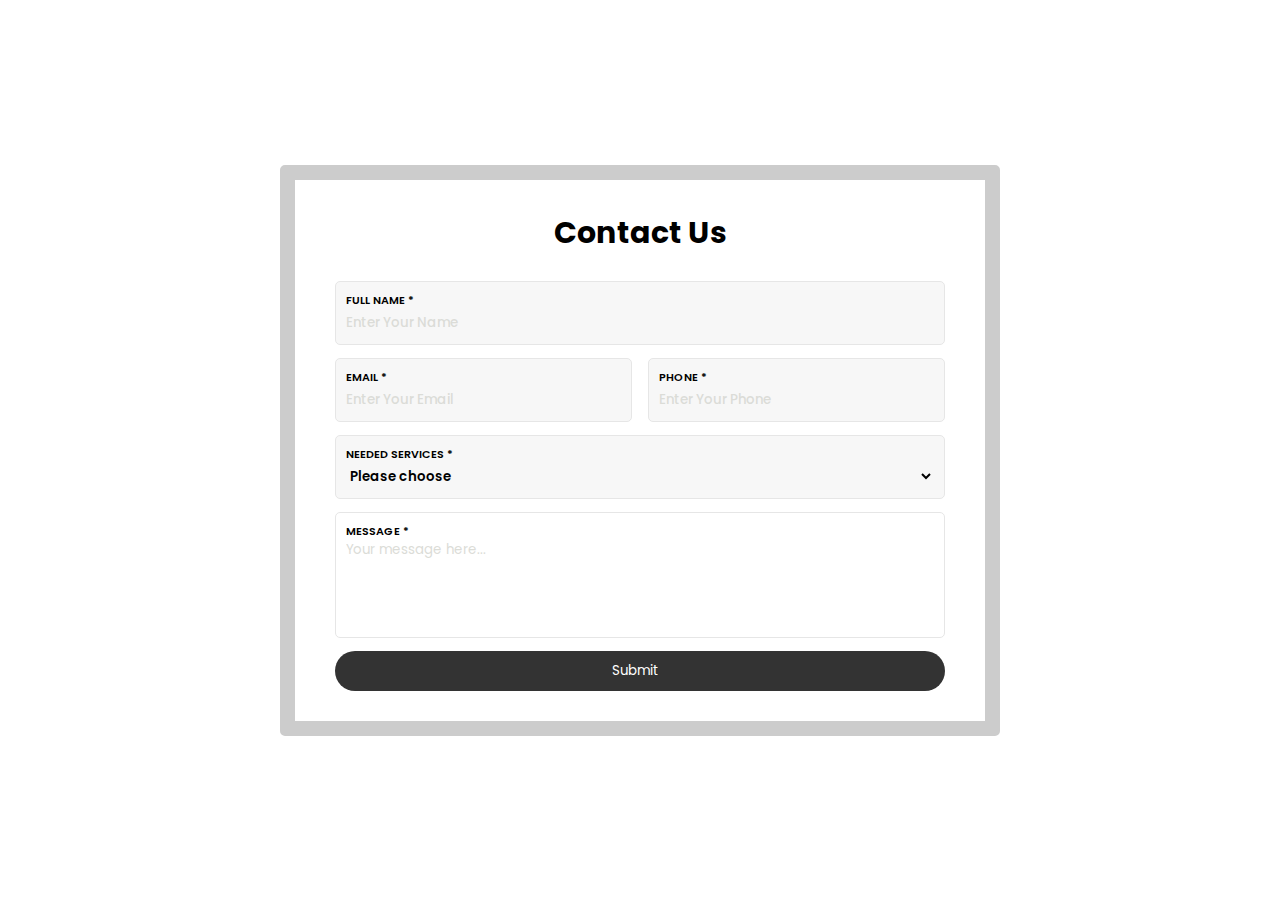
<file: Tuan03/ContactForm/index.html>
<!DOCTYPE html>
<html lang="en">

<head>
    <meta charset="UTF-8">
    <meta name="viewport" content="width=device-width, initial-scale=1.0">
    <link rel="preconnect" href="https://fonts.googleapis.com">
    <link rel="preconnect" href="https://fonts.gstatic.com" crossorigin>
    <link
        href="https://fonts.googleapis.com/css2?family=Poppins:ital,wght@0,100;0,200;0,300;0,400;0,500;0,600;0,700;0,800;0,900;1,100;1,200;1,300;1,400;1,500;1,600;1,700;1,800;1,900&display=swap"
        rel="stylesheet">
    <link rel="stylesheet" href="https://cdnjs.cloudflare.com/ajax/libs/font-awesome/6.6.0/css/all.min.css"
        integrity="sha512-Kc323vGBEqzTmouAECnVceyQqyqdsSiqLQISBL29aUW4U/M7pSPA/gEUZQqv1cwx4OnYxTxve5UMg5GT6L4JJg=="
        crossorigin="anonymous" referrerpolicy="no-referrer" />
    <link rel="stylesheet" href="style.css">
    <title>Contact Us</title>
</head>

<body>
    <div class="wrapper">
        <form action="">
            <h1>Contact Us</h1>
            <div class="input-box name-input">
                <p>FULL NAME *</p>
                <input type="text" placeholder="Enter Your Name" required>
            </div>
            <div class="email-phone-wrap">
                <div class="input-box email-box">
                    <p>EMAIL *</p>
                    <input type="email" placeholder="Enter Your Email" required>
                </div>
                <div class="input-box tel-box">
                    <p>PHONE *</p>
                    <input type="tel" placeholder="Enter Your Phone" required>
                </div>
            </div>
            <div class="input-box services-box">
                <p>NEEDED SERVICES *</p>
                <select name="services" id="services" required>
                    <option value="" disabled selected>Please choose</option>
                </select>
            </div>
            <div class="input-box message-box">
                <p>MESSAGE *</p>
                <textarea name="message" id="message" placeholder="Your message here..."></textarea>
            </div>
            <button type="submit" class="btn">Submit<i class="fa-solid fa-arrow-right"></i></button>
        </form>
    </div>
</body>

</html>
</file>
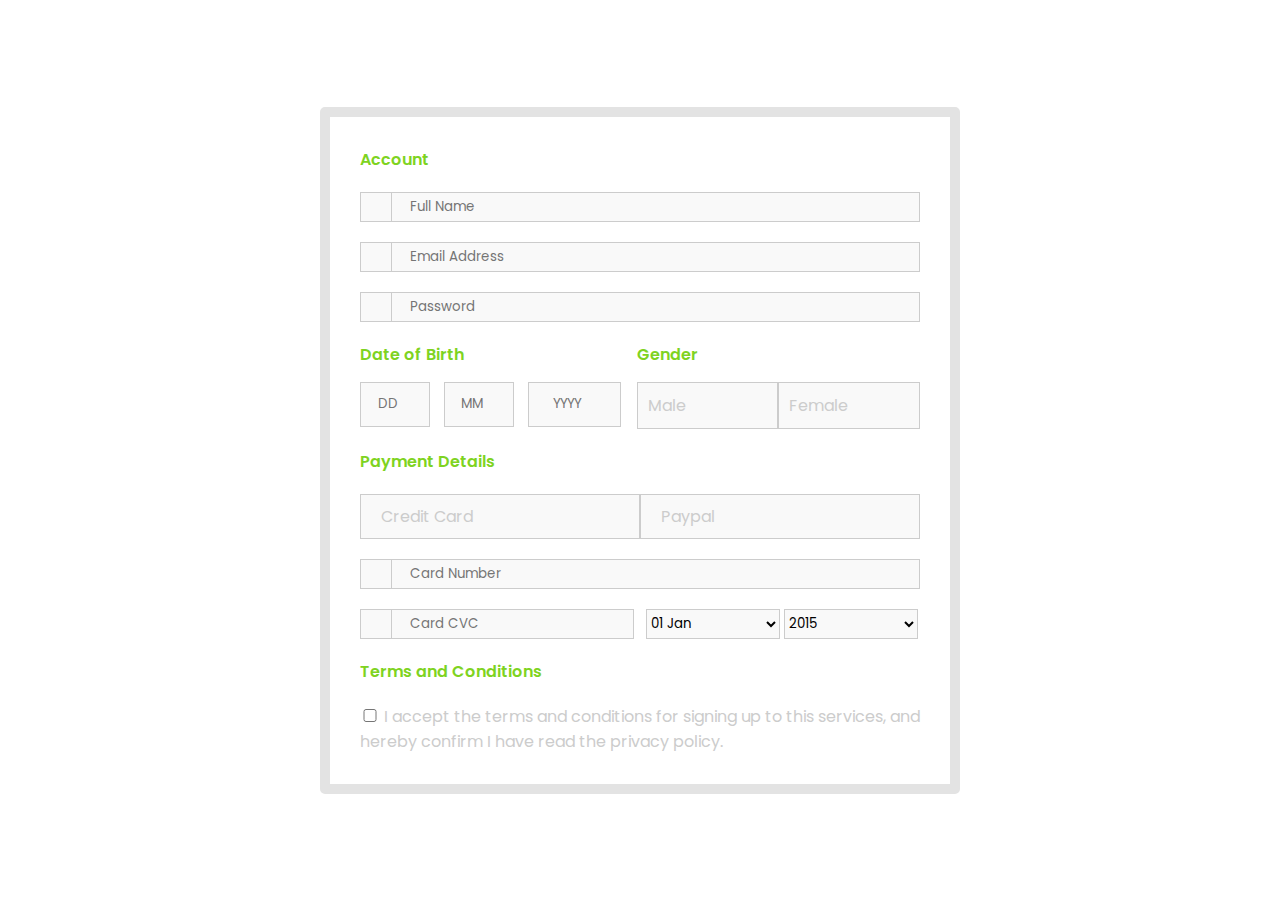
<file: Tuan03/CreateAccountForm/index.html>
<!DOCTYPE html>
<html lang="en">

<head>
    <meta charset="UTF-8">
    <meta name="viewport" content="width=device-width, initial-scale=1.0">
    <link rel="stylesheet" href="https://cdnjs.cloudflare.com/ajax/libs/font-awesome/6.6.0/css/all.min.css"
        integrity="sha512-Kc323vGBEqzTmouAECnVceyQqyqdsSiqLQISBL29aUW4U/M7pSPA/gEUZQqv1cwx4OnYxTxve5UMg5GT6L4JJg=="
        crossorigin="anonymous" referrerpolicy="no-referrer" />
    <link rel="preconnect" href="https://fonts.googleapis.com">
    <link rel="preconnect" href="https://fonts.gstatic.com" crossorigin>
    <link
        href="https://fonts.googleapis.com/css2?family=Poppins:ital,wght@0,100;0,200;0,300;0,400;0,500;0,600;0,700;0,800;0,900;1,100;1,200;1,300;1,400;1,500;1,600;1,700;1,800;1,900&display=swap"
        rel="stylesheet">
    <link rel="stylesheet" href="./css/style.css">
    <title>Create Account</title>
</head>

<body>
    <div class="wrapper">
        <form action="">
            <div class="account">
                <p>Account</p>
                <div class="account-input fullname">
                    <i class="fa-solid fa-user"></i>
                    <input type="text" placeholder="Full Name">
                </div>
                <div class="account-input email">
                    <i class="fa-solid fa-envelope"></i>
                    <input type="text" placeholder="Email Address">
                </div>
                <div class="account-input password">
                    <i class="fa-solid fa-key"></i>
                    <input type="text" placeholder="Password">
                </div>
            </div>
            <div class="birth-gender">
                <div class="birth">
                    <p>Date of Birth</p>
                    <input type="number" placeholder="DD" min="1" max="31">
                    <input type="number" placeholder="MM" min="1" max="12">
                    <input type="number" placeholder="YYYY" min="1900" max="2100">
                </div>
                <div class="gender">
                    <p>Gender</p>
                    <input type="radio" name="gender" id="male" value="male">
                    <label for="male">Male</label>
                    <input type="radio" name="gender" id="female" value="female">
                    <label for="female">Female</label>
                </div>
            </div>
            <p>Payment Details</p>
            <div class="payment-input">
                <div class="credit-card">
                    <i class="fa-brands fa-cc-visa"></i><span>Credit Card</span>
                </div>
                <div class="paypal">
                    <i class="fa-brands fa-cc-paypal"></i><span>Paypal</span>
                </div>
            </div>
            <div class="cardnumber-input">
                <i class="fa-regular fa-credit-card"></i>
                <input type="number" placeholder="Card Number">
            </div>
            <div class="cardcvc-input">
                <div class="cvc">
                    <i class="fa-solid fa-user"></i>
                    <input type="number" placeholder="Card CVC">
                </div>
                <div class="date">
                    <select name="day-month" id="">
                        <option value="">01 Jan</option>
                    </select>
                    <select name="year" id="">
                        <option value="">2015</option>
                    </select>
                </div>
            </div>
            <p>Terms and Conditions</p>
            <div class="accept">
                <input type="checkbox" name="accept" id="accept" value="accept">
                <label for="accept">I accept the terms and conditions for signing up to this services, and <br>hereby
                    confirm I have read the privacy policy.</label>
            </div>
        </form>
    </div>
</body>

</html>
</file>
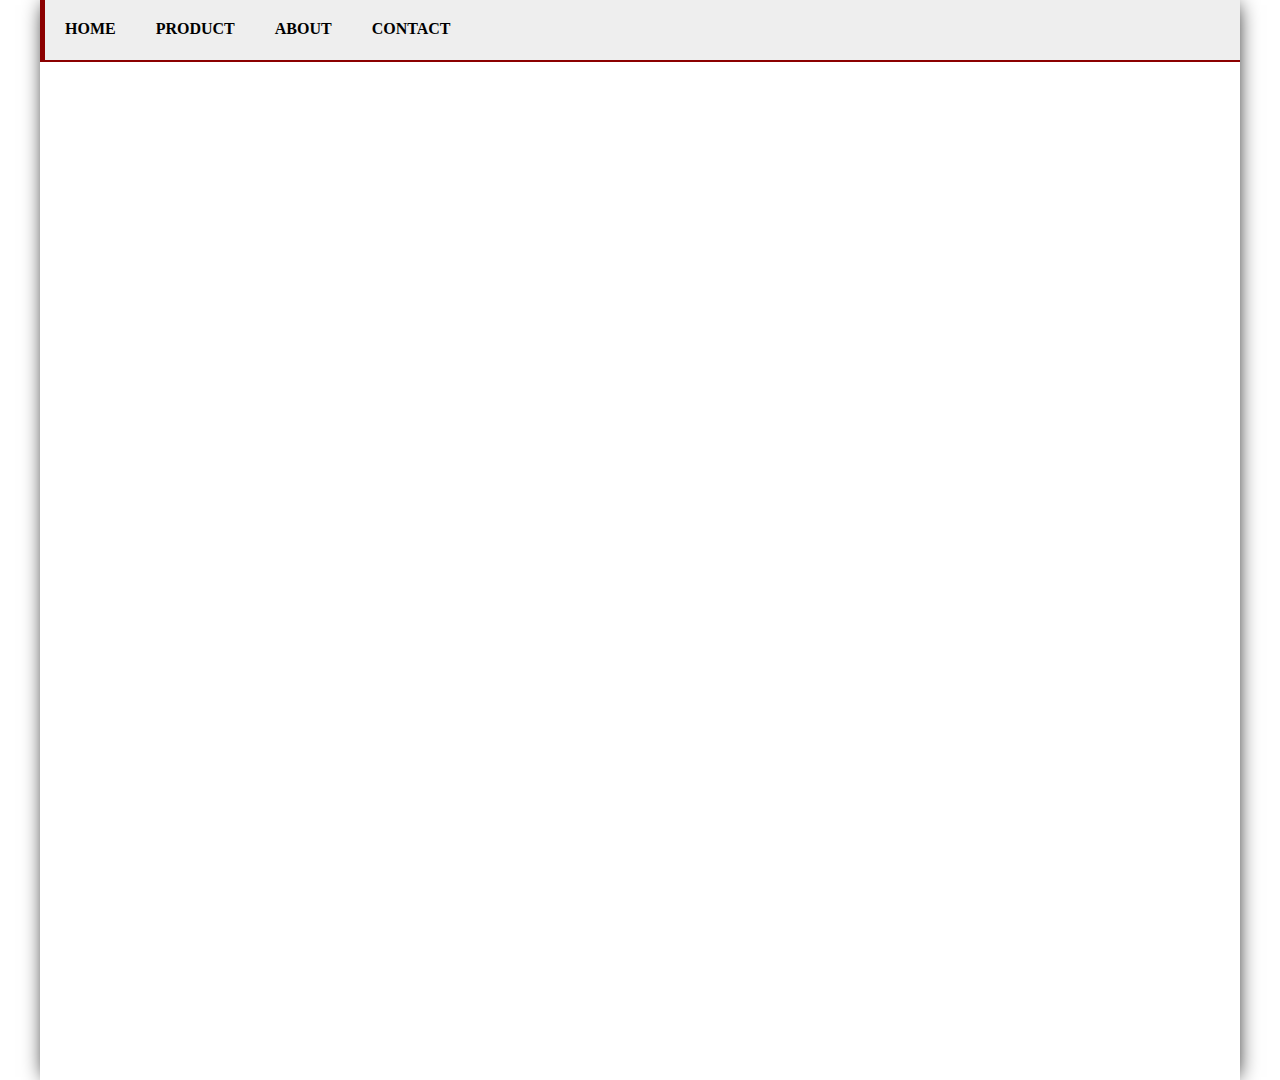
<file: Tuan03/ex01/index.html>
<!DOCTYPE html>
<html lang="en">

<head>
    <meta charset="UTF-8">
    <meta name="viewport" content="width=device-width, initial-scale=1.0">
    <title>Document</title>
    <link rel="stylesheet" href="style.css">
</head>

<body>
    <div id="container">
        <div class="menu">
            <ul>
                <li>HOME</li>
                <li>
                    <span>PRODUCT</span>
                    <ul class="sub">
                        <li>Tivi</li>
                        <li>Máy tính xách tay</li>
                    </ul>
                </li>
                <li>ABOUT</li>
                <li>CONTACT</li>
            </ul>
        </div>
    </div>
</body>

</html>
</file>
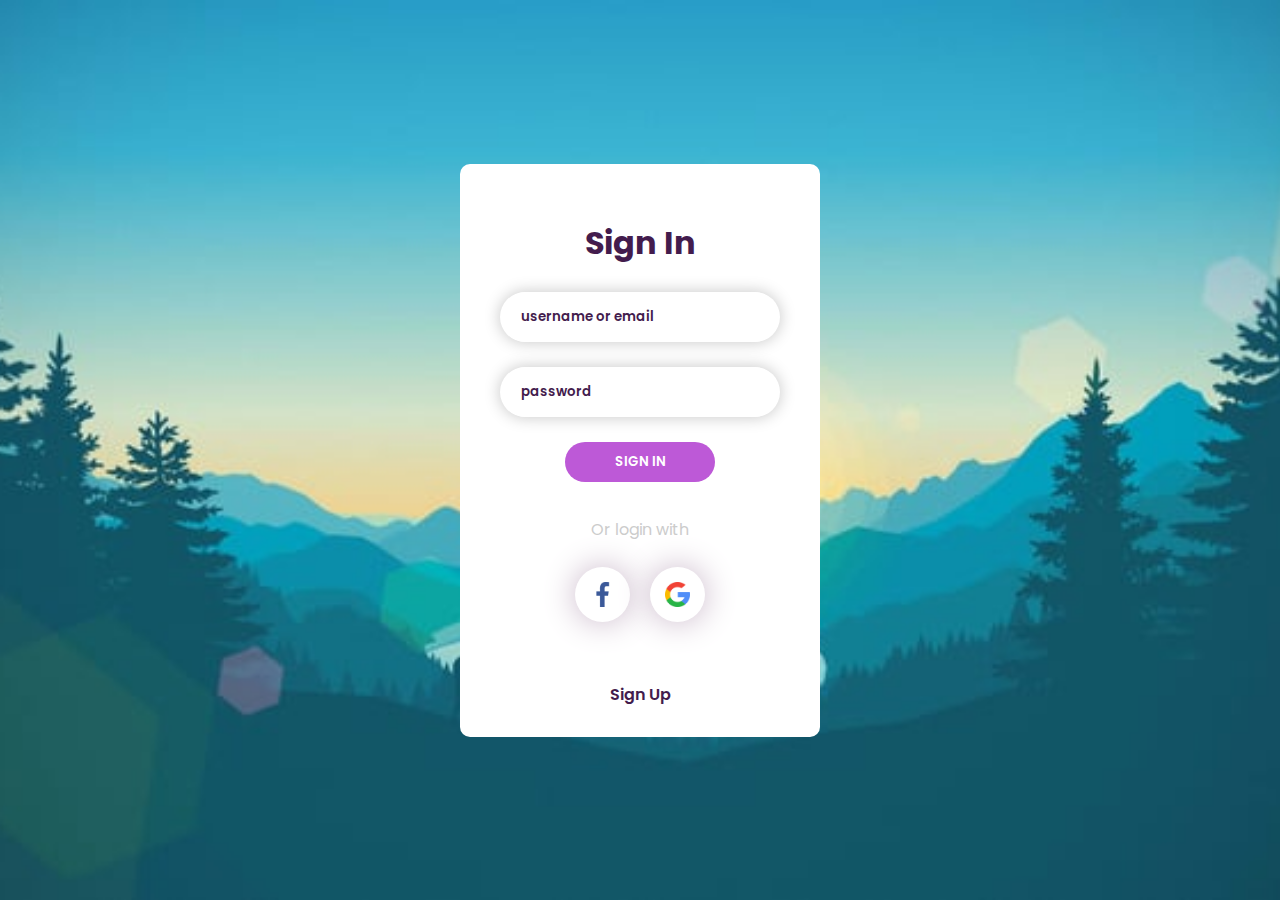
<file: Tuan03/SignInForm/index.html>
<!DOCTYPE html>
<html lang="en">

<head>
    <meta charset="UTF-8">
    <meta name="viewport" content="width=device-width, initial-scale=1.0">
    <link rel="preconnect" href="https://fonts.googleapis.com">
    <link rel="preconnect" href="https://fonts.gstatic.com" crossorigin>
    <link
        href="https://fonts.googleapis.com/css2?family=Poppins:ital,wght@0,100;0,200;0,300;0,400;0,500;0,600;0,700;0,800;0,900;1,100;1,200;1,300;1,400;1,500;1,600;1,700;1,800;1,900&display=swap"
        rel="stylesheet">
    <link rel="stylesheet" href="./css/style.css">
    <title>Sign In</title>
</head>

<body>
    <div class="wrapper">
        <form action="" class="content">
            <h1>Sign In</h1>
            <div class="input-box user-box">
                <input type="text" placeholder="username or email" required>
            </div>
            <div class="input-box pass-box">
                <input type="text" placeholder="password" required>
            </div>
            <div class="signin-btn">
                <button type="submit">Sign In</button>
            </div>
            <div class="or-login">
                <p>Or login with</p>
            </div>
            <div class="facebook-google">
                <div class="social-icon">
                    <a href="#"><img src="./img/facebook.png" alt="facebook icon" class="facebook icon"></a>
                </div>
                <div class="social-icon">
                    <a href="#"><img src="./img/google.png" alt="google icon" class="google icon"></a>
                </div>
            </div>
            <div class="sign-up">
                <a href="#">Sign Up</a>
            </div>
        </form>
    </div>
</body>

</html>
</file>
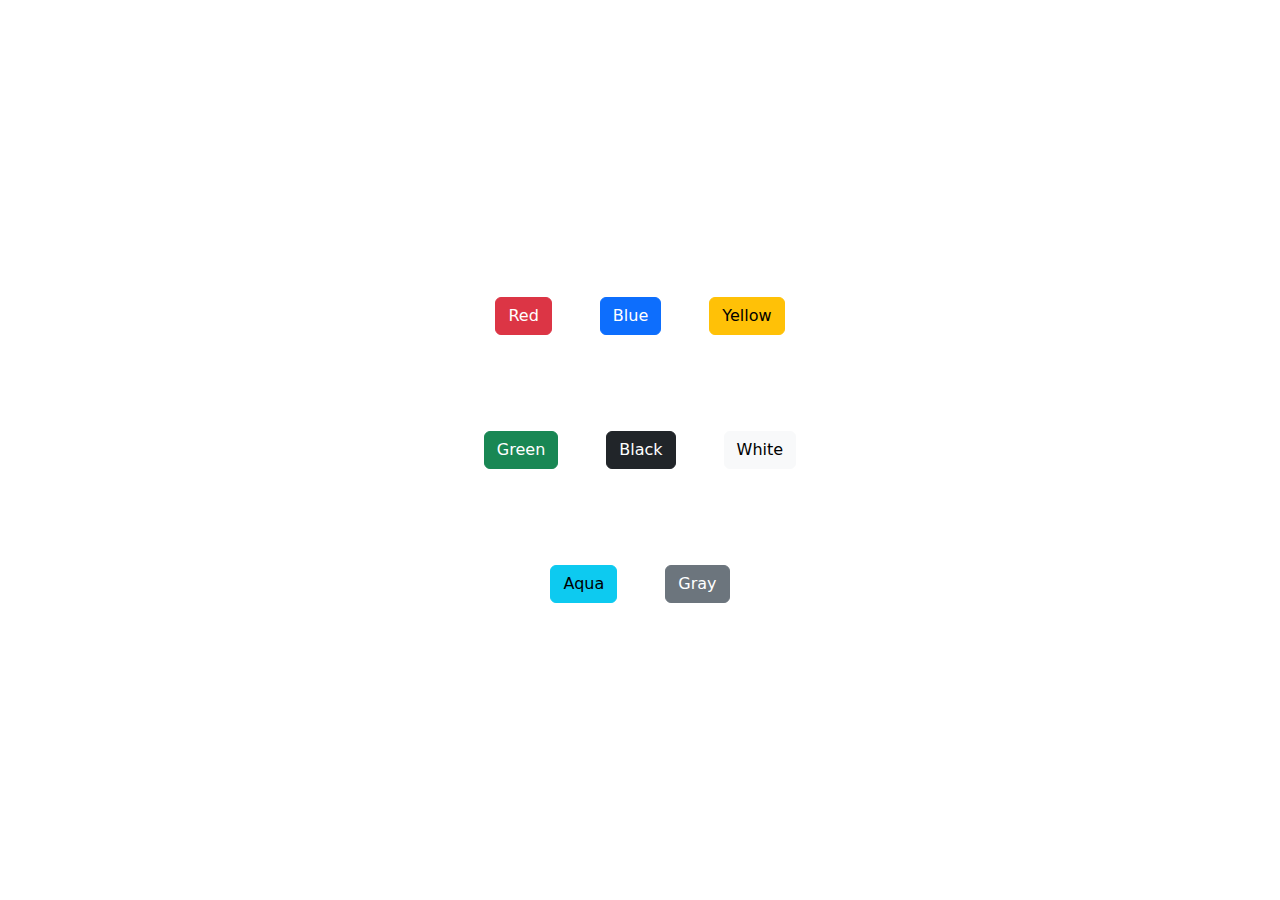
<file: Tuan04/Bai01/index.html>
<!DOCTYPE html>
<html lang="en">

<head>
    <meta charset="UTF-8">
    <meta name="viewport" content="width=device-width, initial-scale=1.0">
    <link href="https://cdn.jsdelivr.net/npm/bootstrap@5.3.3/dist/css/bootstrap.min.css" rel="stylesheet"
        integrity="sha384-QWTKZyjpPEjISv5WaRU9OFeRpok6YctnYmDr5pNlyT2bRjXh0JMhjY6hW+ALEwIH" crossorigin="anonymous">
    <title>Change Background</title>
</head>

<body>
    <div class="container-fluid vh-100 d-flex flex-column align-items-center justify-content-center gap-5">
        <div class="row justify-content-center">
            <button class="col m-4 btn btn-danger" data-color="red">Red</button>
            <button class="col m-4 btn btn-primary" data-color="blue">Blue</button>
            <button class="col m-4 btn btn-warning" data-color="yellow">Yellow</button>
        </div>
        <div class="row justify-content-center">
            <button class="col m-4 btn btn-success" data-color="green">Green</button>
            <button class="col m-4 btn btn-dark" data-color="black">Black</button>
            <button class="col m-4 btn btn-light" data-color="white">White</button>
        </div>
        <div class="row justify-content-center">
            <button class="col m-4 btn btn-info" data-color="aqua">Aqua</button>
            <button class="col m-4 btn btn-secondary" data-color="gray">Gray</button>
        </div>

    </div>
    <script src="https://cdn.jsdelivr.net/npm/bootstrap@5.3.3/dist/js/bootstrap.bundle.min.js"
        integrity="sha384-YvpcrYf0tY3lHB60NNkmXc5s9fDVZLESaAA55NDzOxhy9GkcIdslK1eN7N6jIeHz" crossorigin="anonymous">

        </script>
    <script src="./main.js"></script>
</body>

</html>
</file>
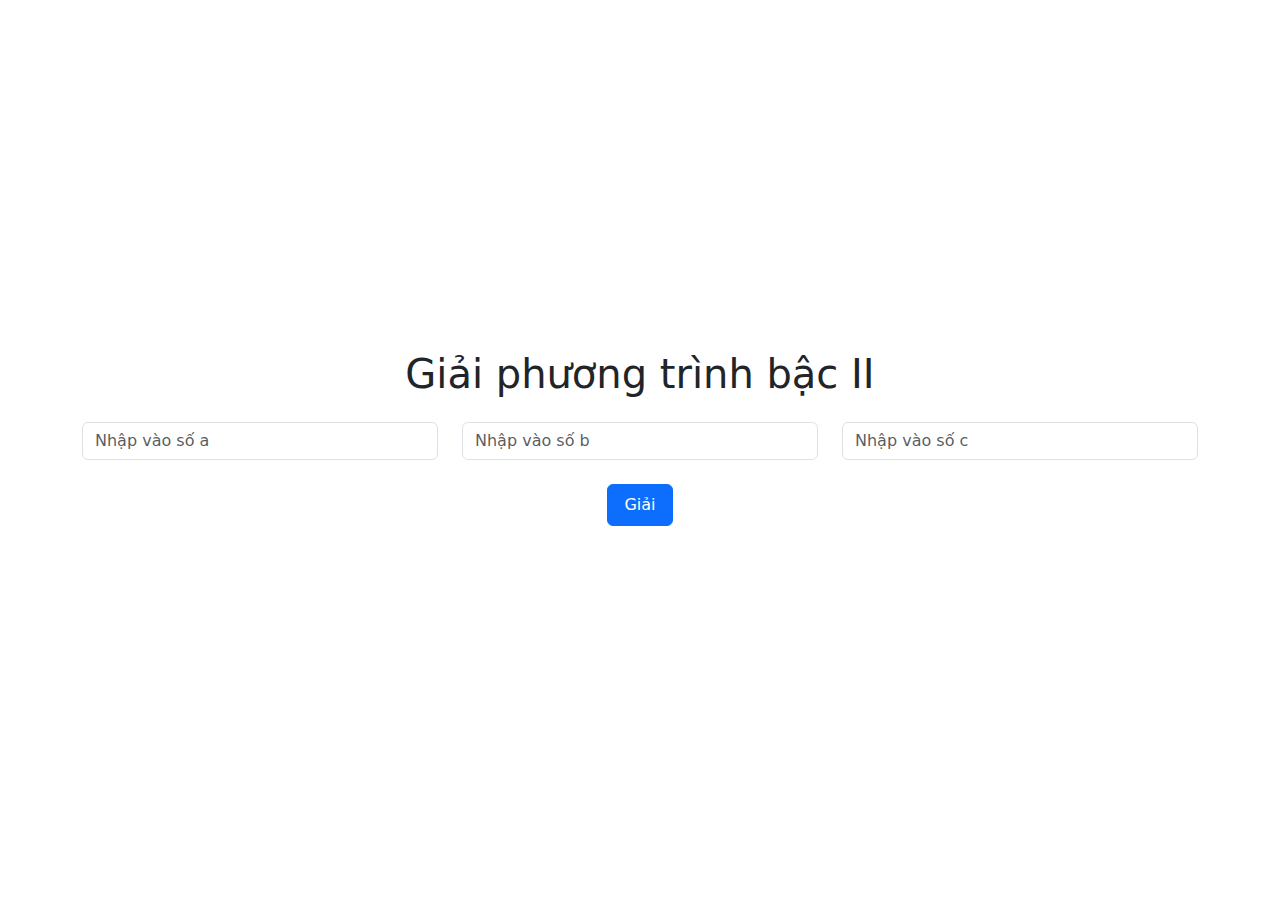
<file: Tuan04/Bai02/index.html>
<!DOCTYPE html>
<html lang="en">

<head>
    <meta charset="UTF-8">
    <meta name="viewport" content="width=device-width, initial-scale=1.0">
    <link href="https://cdn.jsdelivr.net/npm/bootstrap@5.3.3/dist/css/bootstrap.min.css" rel="stylesheet"
        integrity="sha384-QWTKZyjpPEjISv5WaRU9OFeRpok6YctnYmDr5pNlyT2bRjXh0JMhjY6hW+ALEwIH" crossorigin="anonymous">
    <title>Change Background</title>
</head>

<body class="vh-100 d-flex justify-content-center align-items-center">
    <div class="container">
        <h1 class="text-center mb-4">Giải phương trình bậc II</h1>
        <form action="" id="form-equation" class="row g-4">
            <div class="col-4">
                <input type="number" id="numA" class="form-control" placeholder="Nhập vào số a">
            </div>
            <div class="col-4">
                <input type="number" id="numB" class="form-control" placeholder="Nhập vào số b">
            </div>
            <div class="col-4">
                <input type="number" id="numC" class="form-control" placeholder="Nhập vào số c">
            </div>
            <div class="text-center">
                <button type="submit" id="solveBtn" class="btn btn-primary px-3 py-2">Giải</button>
            </div>
        </form>
        <div id="result" class="mt-4"></div>
    </div>
    <script src="https://cdn.jsdelivr.net/npm/bootstrap@5.3.3/dist/js/bootstrap.bundle.min.js"
        integrity="sha384-YvpcrYf0tY3lHB60NNkmXc5s9fDVZLESaAA55NDzOxhy9GkcIdslK1eN7N6jIeHz" crossorigin="anonymous">

        </script>
    <script src="./main.js"></script>
</body>

</html>
</file>
<file: Tuan03/ContactForm/style.css>
* {
    padding: 0;
    margin: 0;
    box-sizing: border-box;
    font-family: "Poppins", sans-serif;
}

body {
    display: flex;
    justify-content: center;
    align-items: center;
    min-height: 100vh;
}

.wrapper {
    display: flex;
    width: 720px;
    justify-content: center;
    align-items: center;
    border: 15px solid #ccc;
    border-radius: 5px;
    padding: 30px 40px;
}

.wrapper form {
    width: 100%;
}

.wrapper h1 {
    padding: 0;
    margin: 0;
    font-size: 30px;
    text-align: center;
}

.wrapper .input-box {
    padding: 10px;
    height: fit-content;
    border: solid 1px #E6E6E6;
    border-radius: 5px;
    width: 100%;
    margin-bottom: 13px;
    background-color: #F7F7F7;
}

.wrapper .name-input {
    margin-top: 25px;
}

.wrapper .email-phone-wrap {
    display: flex;
}

.wrapper .email-phone-wrap .email-box {
    margin-right: 8px;
}

.wrapper .email-phone-wrap .tel-box {
    margin-left: 8px;
}

.wrapper .input-box p {
    font-size: 11px;
    font-weight: 600;
}

.wrapper .input-box input {
    width: 100%;
    height: 100%;
    border: none;
    outline: none;
    background: #F7F7F7;
}

.wrapper .input-box input::placeholder {
    color: #DBDCD7;
    font-weight: 500;
}

.wrapper #services {
    width: 100%;
    background: #F7F7F7;
    border: none;
    outline: none;
    font-weight: 600;

}

.wrapper .message-box {
    background: #fff;
}

.wrapper #message {
    width: 100%;
    height: 80px;
    border: none;
    outline: none;
    resize: none;
}

.wrapper #message::placeholder {
    color: #DBDCD7;
}

.wrapper .btn {
    width: 100%;
    background: #333333;
    height: 40px;
    border: none;
    border-radius: 999px;
    color: #fff;
}

.wrapper .btn i {
    padding-left: 10px;
}
</file>
<file: Tuan03/CreateAccountForm/css/style.css>
* {
    padding: 0;
    margin: 0;
    box-sizing: border-box;
    font-family: "Poppins", sans-serif;
}

body {
    display: flex;
    justify-content: center;
    align-items: center;
    min-height: 100vh;
    color: #7ED321;
    font-weight: 600;
}

.wrapper {
    border: 10px solid #E3E3E3;
    border-radius: 5px;
    padding: 30px;
}

.wrapper p {
    margin-bottom: 20px;
}

.wrapper i {
    color: #B9B9B9;
}

.wrapper .account-input {
    margin-bottom: 20px;
    background: #F9F9F9;
    border: 1px solid #ccc;
}

.wrapper .account-input i {
    padding: 15px;
}

.wrapper .account-input input {
    background: #F9F9F9;
    height: 28px;
    width: 85%;
    border: none;
    outline: none;
    border-left: 1px solid #ccc;
    padding-left: 18px;
}

.wrapper .birth-gender {
    display: flex;
    height: fit-content;
    margin-bottom: 20px;
}

.wrapper .birth {
    width: 50%;
}

.wrapper.gender {
    width: 50%;
}

.wrapper .birth-gender p {
    margin-bottom: 15px;
}

.wrapper .birth input {
    margin-right: 10px;
    background: #F9F9F9;
    border: 1px solid #ccc;
    height: 45px;
    text-align: center;
}

input[type="radio"] {
    display: none;
}

.birth-gender input[type="radio"]+label {
    display: table-cell;
    height: 45px;
    width: 143px;
    margin: 0;
    padding: 10px;
    background: #F9F9F9;
    border: 1px solid #ccc;
    color: #ccc;
    font-weight: 400;
}

input[type="radio"]:checked+label {
    color: #fff;
    background: #7ED321;
}

.wrapper .payment-input {
    display: flex;
    justify-content: center;
    align-items: center;
}

.wrapper .payment-input .credit-card {
    display: flex;
    width: 50%;
}

.wrapper .payment-input .paypal {
    display: flex;
    width: 50%;
}

.payment-input div {
    display: inline-block;
    height: 45px;
    width: 100%;
    margin: 0;
    padding: 10px;
    background: #F9F9F9;
    border: 1px solid #ccc;
    color: #ccc;
    text-align: center;
    font-weight: 400;
    align-items: center;
}

.payment-input i {
    margin-right: 10px;
}

.payment-input div:hover {
    color: #fff;
    background: #7ED321;
    cursor: pointer;
}

.payment-input div:hover i {
    color: #fff;
}

.wrapper .cardnumber-input {
    margin-top: 20px;
    margin-bottom: 20px;
    background: #F9F9F9;
    border: 1px solid #ccc;
}

.wrapper .cardnumber-input i {
    padding: 15px;
}

.wrapper .cardnumber-input input {
    background: #F9F9F9;
    height: 28px;
    width: 85%;
    border: none;
    outline: none;
    border-left: 1px solid #ccc;
    padding-left: 18px;
}

.wrapper .cardcvc-input {
    display: flex;
    justify-content: space-between;
    margin-bottom: 20px;
}

.wrapper .cvc {
    width: 49%;
    background: #F9F9F9;
    border: 1px solid #ccc;
}

.wrapper .date {
    width: 49%;
}

.wrapper .cvc i {
    padding: 15px;
}

.wrapper .cvc input {
    background: #F9F9F9;
    height: 28px;
    width: 80%;
    border: none;
    outline: none;
    border-left: 1px solid #ccc;
    padding-left: 18px;
}

.wrapper .cardcvc-input .date select {
    height: 100%;
    width: 49%;
    background: #F9F9F9;
    border: 1px solid #ccc;
}

.wrapper .accept input {
    width: 20px;
    padding: 10px;
}

.wrapper .accept label {
    color: #ccc;
    font-weight: 400;
}
</file>
<file: Tuan03/ex01/style.css>
html,
body {
    min-height: 100%;
}

html,
body,
p,
ul {
    margin: 0;
    padding: 0;
}

#container {
    width: 1200px;
    margin-left: auto;
    margin-right: auto;
    -webkit-box-shadow: 1px 1px 20px -4px rgba(0, 0, 0, 1);
    -moz-box-shadow: 1px 1px 20px -4px rgba(0, 0, 0, 1);
    box-shadow: 1px 1px 20px -4px rgba(0, 0, 0, 1);
    min-height: 1080px;
}

#container .menu {
    height: 60px;
    background-color: #fff;
}

#container .menu ul {
    height: 100%;
    border-left: solid 5px darkred;
    border-bottom: solid 2px darkred;
    background-color: #eee;
}

#container .menu ul>li {
    list-style-type: none;
    width: fit-content;
    float: left;
    padding: 20px;
    font-weight: 600;
    cursor: pointer;
    height: -webkit-fill-available;
}

#container .menu ul>li:hover,
#container .menu ul.sub>li:hover {
    background-color: darkred;
    color: #fff;
}

#container .menu ul>li:hover .sub {
    display: block;
}

#container .menu ul.sub {
    position: absolute;
    height: auto;
    border: none;
    margin-left: -20px;
    margin-top: 20px;
    border-top: solid 2px darkred;
    display: none;
}

#container .menu ul.sub>li {
    float: none;
    width: auto;
    border-bottom: 2px solid #ddd;
    color: darkred;
}
</file>
<file: Tuan03/SignInForm/css/style.css>
* {
    padding: 0;
    margin: 0;
    font-family: "Poppins", sans-serif;
}

body {
    display: flex;
    justify-content: center;
    align-items: center;
    min-height: 100vh;
    color: #431C4D;
    background: url(../img/background.jpg) no-repeat;
    background-position: center;
    background-size: cover;
}

.wrapper {
    display: flex;
    justify-content: center;
    align-items: center;
    width: 280px;
    padding: 15px 40px;
    border-radius: 10px;
    background: #fff;
}


.wrapper form {
    width: 100%;
    margin: 0 auto;
}

.wrapper h1 {
    text-align: center;
    padding-top: 40px;
    padding-bottom: 25px;
}

.wrapper .input-box {
    width: 100%;
    height: fit-content;
    margin-bottom: 25px;
    -webkit-box-shadow: 0px 0px 15px 1px rgba(204, 204, 204, 1);
    -moz-box-shadow: 0px 0px 15px 1px rgba(204, 204, 204, 1);
    box-shadow: 0px 0px 15px 1px rgba(204, 204, 204, 1);
    border-radius: 999px;
    display: flex;
    justify-content: center;
    align-items: center;
}

.wrapper .input-box input {
    width: 85%;
    height: 50px;
    border: none;
    outline: none;
    border-radius: 999px;
    padding: 0 20px;
    cursor: pointer;
}

.wrapper .input-box input::placeholder {
    color: #431C4D;
    font-weight: 600;
}

.wrapper .signin-btn {
    background: #BD59D7;
    width: 150px;
    height: 40px;
    border: none;
    display: flex;
    justify-content: center;
    align-items: center;
    border-radius: 999px;
    margin: 0 auto 35px;
    cursor: pointer;

}

.wrapper .signin-btn button {
    background: #BD59D7;
    border: none;
    color: #fff;
    font-weight: 600;
    text-transform: uppercase;
}

.wrapper .or-login {
    display: flex;
    justify-content: center;
    align-items: center;
    color: #ccc;
    margin-bottom: 25px;
}

.wrapper .facebook-google {
    display: flex;
    justify-content: center;
    align-items: center;
    margin-bottom: 60px;
}

.wrapper .icon {
    width: 25px;
    height: 25px;
}

.wrapper .social-icon {
    display: flex;
    justify-content: center;
    align-items: center;
    background-color: #fff;
    border-radius: 50%;
    padding: 15px;
    margin: 0 10px;
    -webkit-box-shadow: 0px 0px 33px 0px rgba(199, 181, 199, 1);
    -moz-box-shadow: 0px 0px 33px 0px rgba(199, 181, 199, 1);
    box-shadow: 0px 0px 33px 0px rgba(199, 181, 199, 1);
}

.wrapper .social-icon a {
    height: 25px;
}

.wrapper .sign-up {
    text-align: center;
    margin-bottom: 15px;
}

.wrapper .sign-up a {
    text-decoration: none;
    color: #431C4D;
    font-weight: 600;
}
</file>
